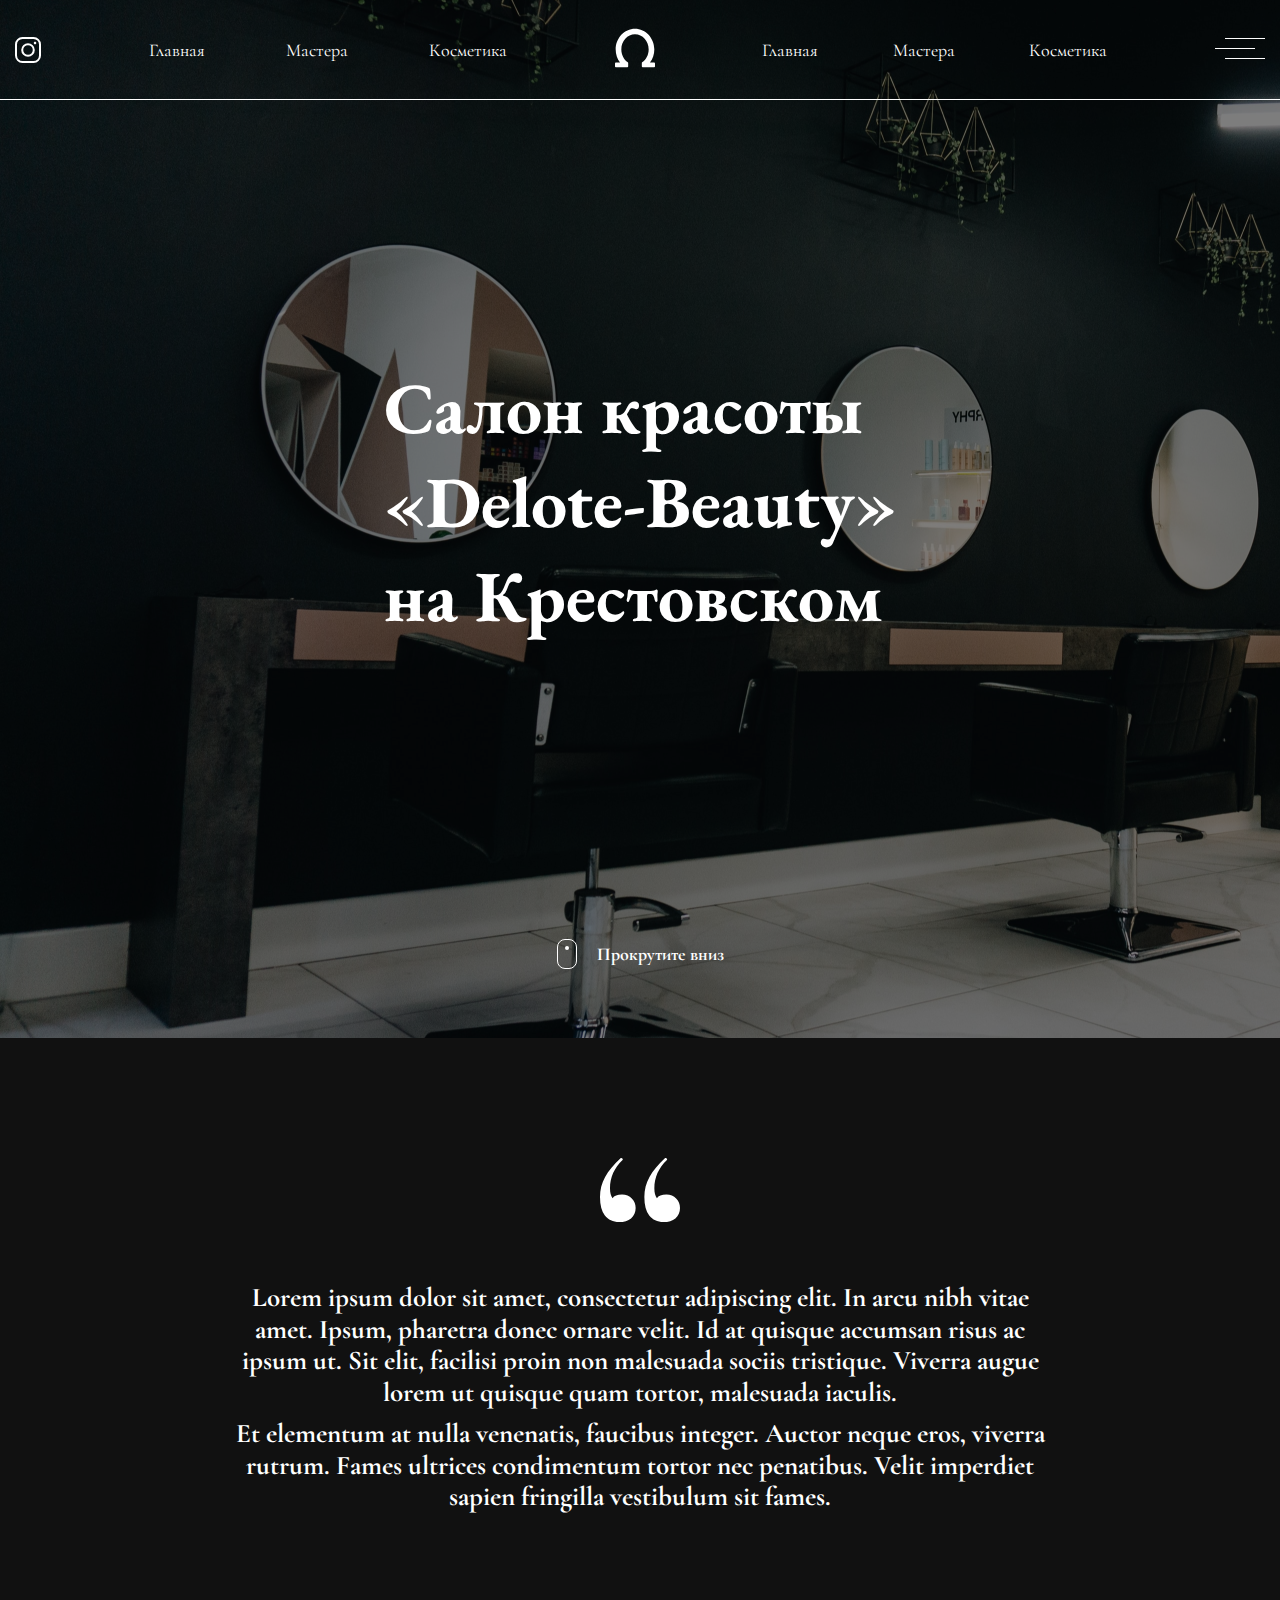
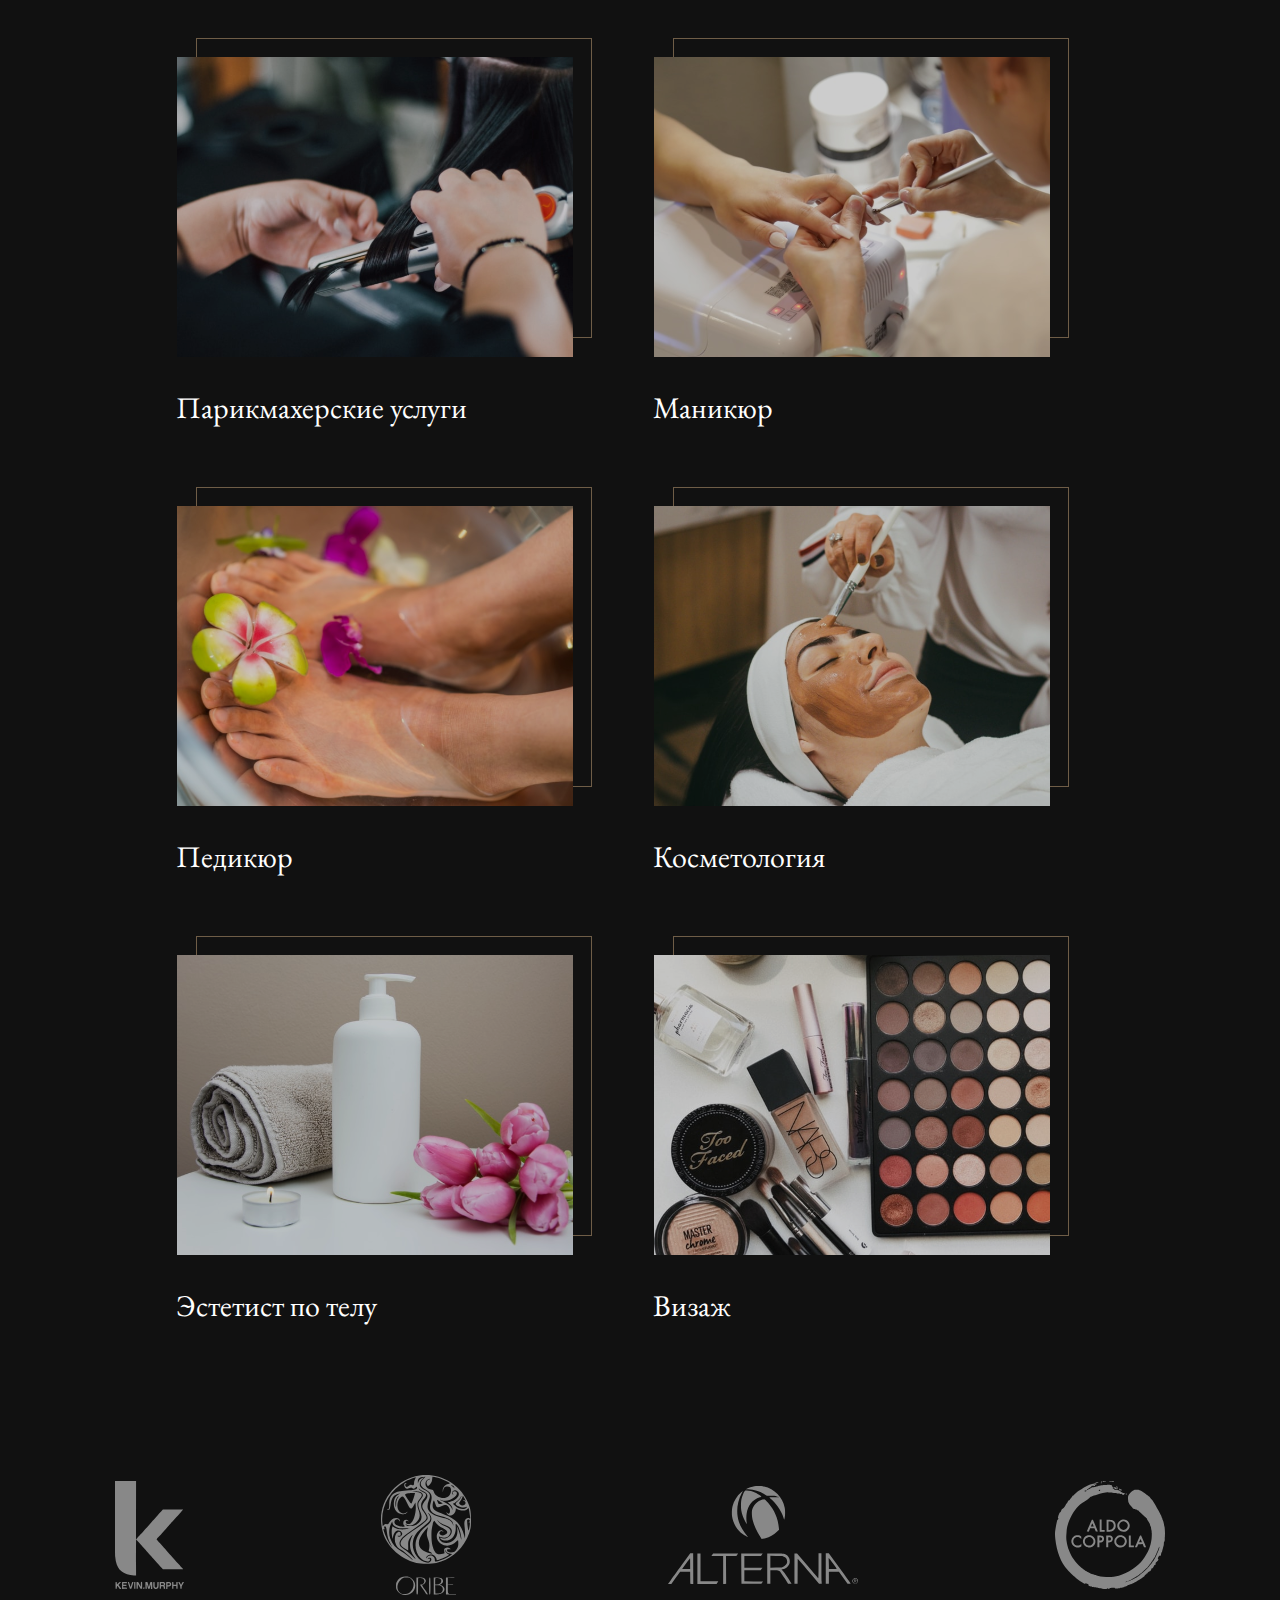
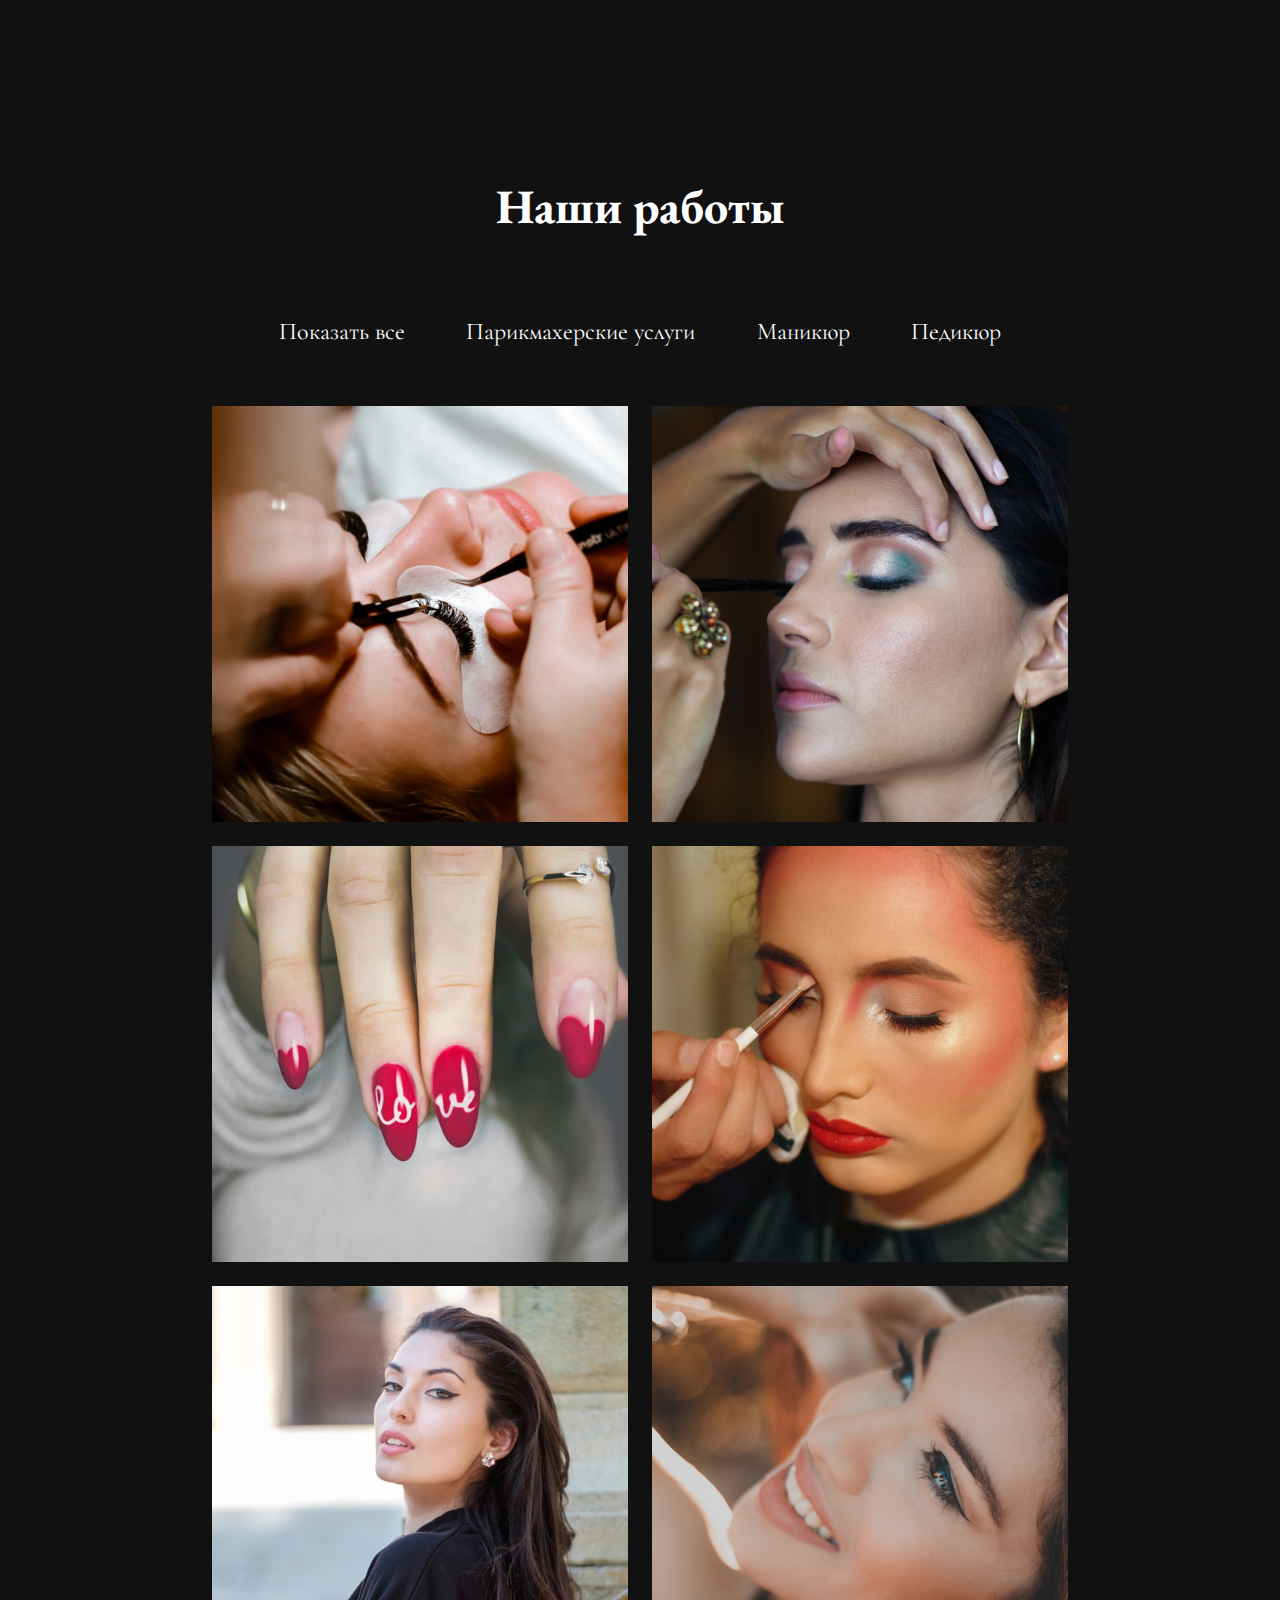
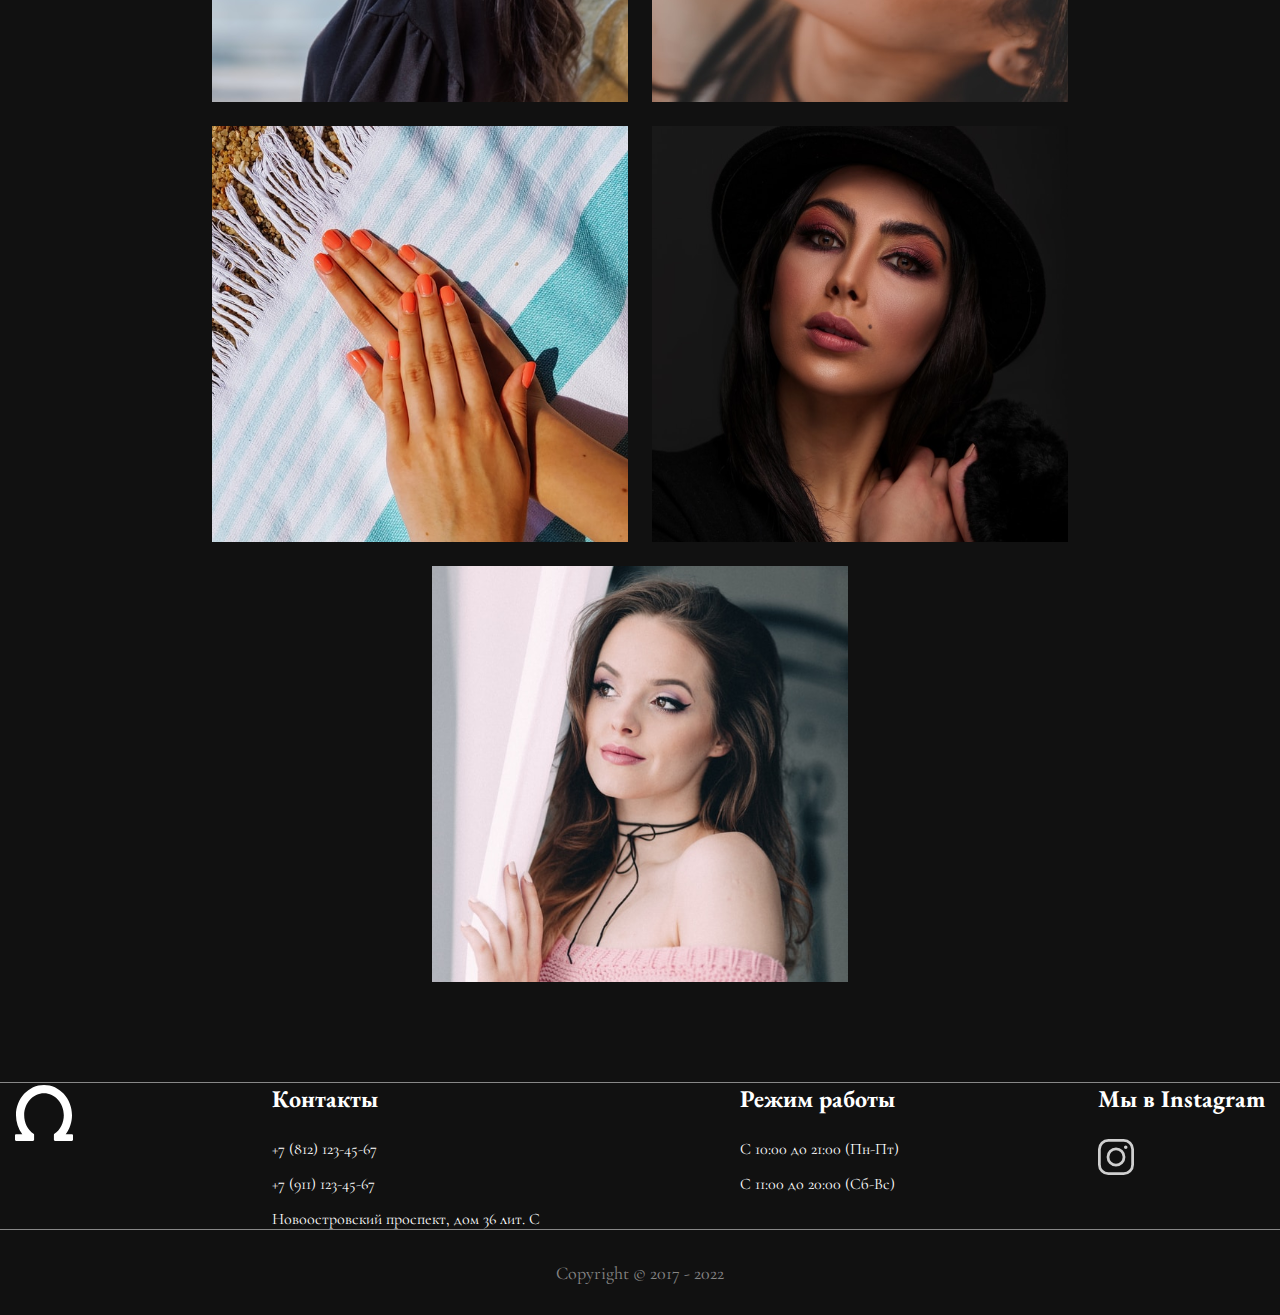
<file: index.html>
<!DOCTYPE html>
<html lang="en">
<head>
    <meta charset="UTF-8">
    <meta http-equiv="X-UA-Compatible" content="IE=edge">
    <meta name="viewport" content="width=device-width, initial-scale=1.0">
    <link rel="preconnect" href="https://fonts.googleapis.com">
<link rel="preconnect" href="https://fonts.gstatic.com" crossorigin>
<link href="https://fonts.googleapis.com/css2?family=Cormorant+Garamond:wght@400;600;700&family=EB+Garamond:wght@400;700&display=swap" rel="stylesheet">
    <link rel="stylesheet" href="css/style.css">
    <title>Delote Beauty</title>
</head>
<body>
    <main class="main">
        <header class="header">
            <div class="header__container">
            <img src="img/inst.svg" alt="insta-icon">
            <ul class="nav nav1">
                <li><a href="https://ilyadudiak.github.io/gelote/index.html" class="nav__item">Главная</a></li>
                <li><a href="https://ilyadudiak.github.io/gelote/masters.html" class="nav__item">Мастера</a></li>
                <li><a href="https://ilyadudiak.github.io/gelote/prices.html" class="nav__item">Косметика</a></li>
            </ul>
            <button class="menuBtn"><img src="img/logo.svg" alt="logo"></button>
            <ul class="nav nav2">
                <li><a href="https://ilyadudiak.github.io/gelote/index.html" class="nav__item">Главная</a></li>
                <li><a href="https://ilyadudiak.github.io/gelote/masters.html" class="nav__item">Мастера</a></li>
                <li><a href="https://ilyadudiak.github.io/gelote/prices.html" class="nav__item">Косметика</a></li>
            </ul>
            <button class="burger-btn">
                <img src="img/burger.svg" alt="">
            </button>
        </div>
            <div class="dropMenu">
                <li><a href="https://ilyadudiak.github.io/gelote/index.html" class="nav__item">Главная</a></li>
                <li><a href="https://ilyadudiak.github.io/gelote/masters.html" class="nav__item">Мастера</a></li>
                <li><a href="https://ilyadudiak.github.io/gelote/prices.html" class="nav__item">Косметика</a></li>
                <li><a href="https://ilyadudiak.github.io/gelote/index.html" class="nav__item">Главная</a></li>
                <li><a href="https://ilyadudiak.github.io/gelote/masters.html" class="nav__item">Мастера</a></li>
                <li><a href="https://ilyadudiak.github.io/gelote/prices.html" class="nav__item">Косметика</a></li>
            </div>
        </header>
        <div class="menu">
            <div class="menu__container">
            <button  class="menu__close-icon"><img src="img/close.svg" alt=""></button>
            <p class="menu__text menu__text1">Lorem ipsum dolor sit amet, consectetur adipiscing elit. Ipsum, adipiscing amet in egestas sem dui, arcu faucibus scelerisque. Nisl est felis id volutpat. Sed dolor fermentum amet lectus nibh quis. Tortor donec pellentesque leo ac placerat. Morbi.</p>
            <div class="menu__contacts">
                <h1 class="menu__title">Контакты</h1>
                <div class="menu__description">
                <p class="menu__text">+7 (812) 123-45-67</p>
                <p class="menu__text">+7 (911) 123-45-67</p>
                <p class="menu__text">Новоостровский проспект, дом 36 лит. С</p>
            </div>
            </div>
            <div class="menu__work">
                <h1 class="menu__title">Режим работы</h1>
                <div class="menu__description">
                <p class="menu__text">C 10:00 до 21:00 (Пн-Пт)</p>
                <p class="menu__text">С 11:00 до 20:00 (Сб-Вс)</p>
            </div>
            </div>
        </div>
        </div>
        <p class="main__title">Салон красоты <br> «Delote-Beauty» <br> на Крестовском</p>
        <div class="main__scroll">
            <img src="img/scroll.svg" alt="">
            <p>Прокрутите вниз</p>
        </div>
    </main>
    <div class="about">
        <img src="img/about.svg" alt="">
        <div class="about__text">
        <p>Lorem ipsum dolor sit amet, consectetur adipiscing elit. In arcu nibh vitae amet. Ipsum, pharetra donec ornare velit. Id at quisque accumsan risus ac ipsum ut. Sit elit, facilisi proin non malesuada sociis tristique. Viverra augue lorem ut quisque quam tortor, malesuada iaculis. </p>
        <p>Et elementum at nulla venenatis, faucibus integer. Auctor neque eros, viverra rutrum. Fames ultrices condimentum tortor nec penatibus. Velit imperdiet sapien fringilla vestibulum sit fames.</p>
    </div>
    </div>
    <div class="services">
        <div class="services__item">
            <div class="services__img">
                <img src="img/services1.svg" alt="">
            </div>
            <p class="services__text">Парикмахерские услуги</p>
        </div>
        <div class="services__item">
            <div class="services__img">
                <img src="img/services2.svg" alt="">
            </div>
            <p class="services__text">Маникюр</p>
        </div>
        <div class="services__item">
            <div class="services__img">
                <img src="img/services3.svg" alt="">
            </div>
            <p class="services__text">Педикюр</p>
        </div>
        <div class="services__item">
            <div class="services__img">
                <img src="img/services4.svg" alt="">
            </div>
            <p class="services__text">Косметология</p>
        </div>
        <div class="services__item">
            <div class="services__img">
                <img src="img/services5.svg" alt="">
            </div>
            <p class="services__text">Эстетист по телу</p>
        </div>
        <div class="services__item">
            <div class="services__img">
                <img src="img/services6.svg" alt="">
            </div>
            <p class="services__text">Визаж</p>
        </div>
    </div>
    <div class="sponsors">
        <img src="img/sponsors1.svg" alt="">
        <img src="img/sponsors2.svg" alt="">
        <img src="img/sponsors3.svg" alt="">
        <img src="img/sponsors4.svg" alt="">
    </div>
    <div class="portfolio">
        <h1 class="portfolio__title">Наши работы</h1>
        <div class="portfolio__switcher">
            <p class="portfolio-switcher__item">Показать все</p>
            <p class="portfolio-switcher__item">Парикмахерские услуги</p>
            <p class="portfolio-switcher__item">Маникюр</p>
            <p class="portfolio-switcher__item">Педикюр</p>
        </div>
        <div class="portfolio__gallery">
            <img src="img/gallery1.svg" alt="" class="portfolio__img">
            <img src="img/gallery2.svg" alt="" class="portfolio__img">
            <img src="img/gallery3.svg" alt="" class="portfolio__img">
            <img src="img/gallery4.svg" alt="" class="portfolio__img">
            <img src="img/gallery5.svg" alt="" class="portfolio__img">
            <img src="img/gallery6.svg" alt="" class="portfolio__img">
            <img src="img/gallery7.svg" alt="" class="portfolio__img">
            <img src="img/gallery8.svg" alt="" class="portfolio__img">
            <img src="img/gallery9.svg" alt="" class="portfolio__img">
        </div>
    </div>
    <footer class="footer">
        <img src="img/logo.svg" alt="" class="footer__logo">
        <div class="footer__item">
            <h2 class="footer__title">Контакты</h2>
            <div class="footer__description">
            <p class="footer__desc">+7 (812) 123-45-67</p>
            <p class="footer__desc">+7 (911) 123-45-67</p>
            <p class="footer__desc">Новоостровский проспект, дом 36 лит. С</p>
        </div>
        </div>
        <div class="footer__item">
            <h2 class="footer__title">Режим работы</h2>
            <div class="footer__description">
            <p class="footer__desc">C 10:00 до 21:00 (Пн-Пт)</p>
            <p class="footer__desc">С 11:00 до 20:00 (Сб-Вс)</p>
        </div>
        </div>
        <div class="footer__item">
            <h2 class="footer__title">Мы в Instagram</h2>
            <img src="img/inst.svg" alt="">
        </div>
    </footer>
    <div class="copy">
        <p>Copyright © 2017 - 2022</p>
    </div>
    <script src="js/app.js"></script>
</body>
</html>
</file>
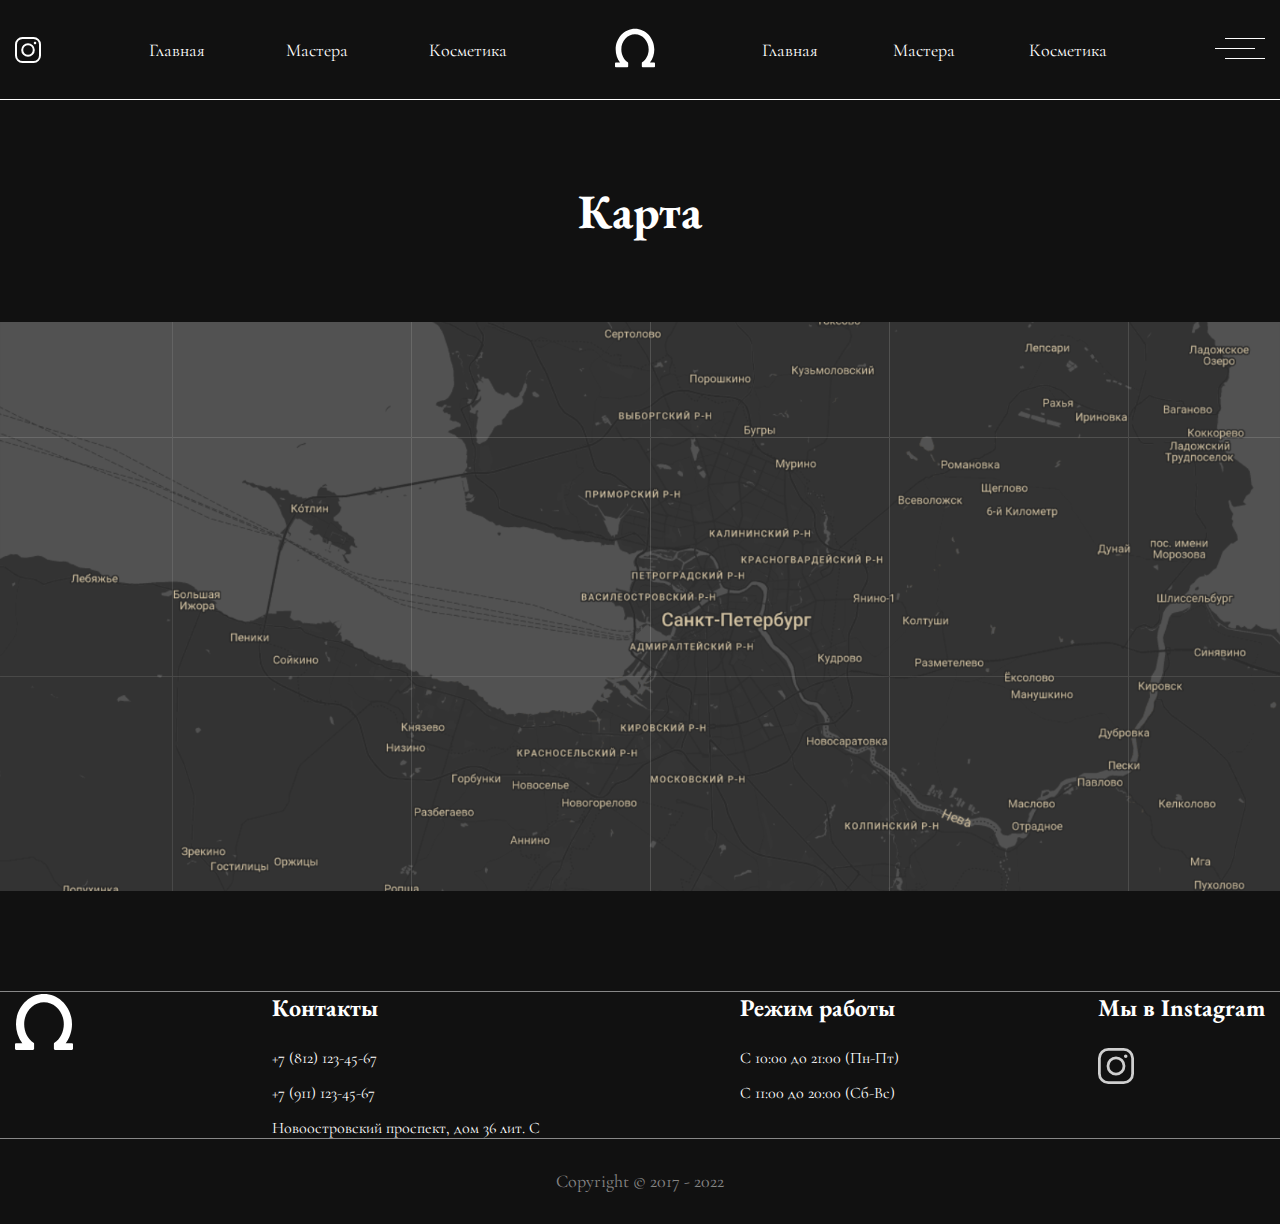
<file: map.html>
<!DOCTYPE html>
<html lang="en">
<head>
    <meta charset="UTF-8">
    <meta http-equiv="X-UA-Compatible" content="IE=edge">
    <meta name="viewport" content="width=device-width, initial-scale=1.0">
    <link rel="preconnect" href="https://fonts.googleapis.com">
<link rel="preconnect" href="https://fonts.gstatic.com" crossorigin>
<link href="https://fonts.googleapis.com/css2?family=Cormorant+Garamond:wght@400;600;700&family=EB+Garamond:wght@400;700&display=swap" rel="stylesheet">
    <link rel="stylesheet" href="css/style.css">
    <title>Карта</title>
</head>
<body>
    <header class="header">
        <div class="header__container">
        <img src="img/inst.svg" alt="insta-icon">
        <ul class="nav nav1">
            <li><a href="https://ilyadudiak.github.io/gelote/index.html" class="nav__item">Главная</a></li>
            <li><a href="https://ilyadudiak.github.io/gelote/masters.html" class="nav__item">Мастера</a></li>
            <li><a href="https://ilyadudiak.github.io/gelote/prices.html" class="nav__item">Косметика</a></li>
        </ul>
        <button class="menuBtn"><img src="img/logo.svg" alt="logo"></button>
        <ul class="nav nav2">
            <li><a href="https://ilyadudiak.github.io/gelote/index.html" class="nav__item">Главная</a></li>
            <li><a href="https://ilyadudiak.github.io/gelote/masters.html" class="nav__item">Мастера</a></li>
            <li><a href="https://ilyadudiak.github.io/gelote/prices.html" class="nav__item">Косметика</a></li>
        </ul>
        <button class="burger-btn">
            <img src="img/burger.svg" alt="">
        </button>
    </div>
        <div class="dropMenu">
            <li><a href="https://ilyadudiak.github.io/gelote/index.html" class="nav__item">Главная</a></li>
            <li><a href="https://ilyadudiak.github.io/gelote/masters.html" class="nav__item">Мастера</a></li>
            <li><a href="https://ilyadudiak.github.io/gelote/prices.html" class="nav__item">Косметика</a></li>
            <li><a href="https://ilyadudiak.github.io/gelote/index.html" class="nav__item">Главная</a></li>
            <li><a href="https://ilyadudiak.github.io/gelote/masters.html" class="nav__item">Мастера</a></li>
            <li><a href="https://ilyadudiak.github.io/gelote/prices.html" class="nav__item">Косметика</a></li>
        </div>
    </header>
    <div class="menu">
        <div class="menu__container">
        <button  class="menu__close-icon"><img src="img/close.svg" alt=""></button>
        <p class="menu__text menu__text1">Lorem ipsum dolor sit amet, consectetur adipiscing elit. Ipsum, adipiscing amet in egestas sem dui, arcu faucibus scelerisque. Nisl est felis id volutpat. Sed dolor fermentum amet lectus nibh quis. Tortor donec pellentesque leo ac placerat. Morbi.</p>
        <div class="menu__contacts">
            <h1 class="menu__title">Контакты</h1>
            <div class="menu__description">
            <p class="menu__text">+7 (812) 123-45-67</p>
            <p class="menu__text">+7 (911) 123-45-67</p>
            <p class="menu__text">Новоостровский проспект, дом 36 лит. С</p>
        </div>
        </div>
        <div class="menu__work">
            <h1 class="menu__title">Режим работы</h1>
            <div class="menu__description">
            <p class="menu__text">C 10:00 до 21:00 (Пн-Пт)</p>
            <p class="menu__text">С 11:00 до 20:00 (Сб-Вс)</p>
        </div>
        </div>
    </div>
    </div>
<div class="map">
    <h1 class="map__title">Карта</h1>
    <img src="img/map.svg" alt="" class="map__img">
</div>
    <footer class="footer">
        <img src="img/logo.svg" alt="" class="footer__logo">
        <div class="footer__item">
            <h2 class="footer__title">Контакты</h2>
            <div class="footer__description">
            <p class="footer__desc">+7 (812) 123-45-67</p>
            <p class="footer__desc">+7 (911) 123-45-67</p>
            <p class="footer__desc">Новоостровский проспект, дом 36 лит. С</p>
        </div>
        </div>
        <div class="footer__item">
            <h2 class="footer__title">Режим работы</h2>
            <div class="footer__description">
            <p class="footer__desc">C 10:00 до 21:00 (Пн-Пт)</p>
            <p class="footer__desc">С 11:00 до 20:00 (Сб-Вс)</p>
        </div>
        </div>
        <div class="footer__item">
            <h2 class="footer__title">Мы в Instagram</h2>
            <img src="img/inst.svg" alt="">
        </div>
    </footer>
    <div class="copy">
        <p>Copyright © 2017 - 2022</p>
    </div>
</body>
</html>
</file>
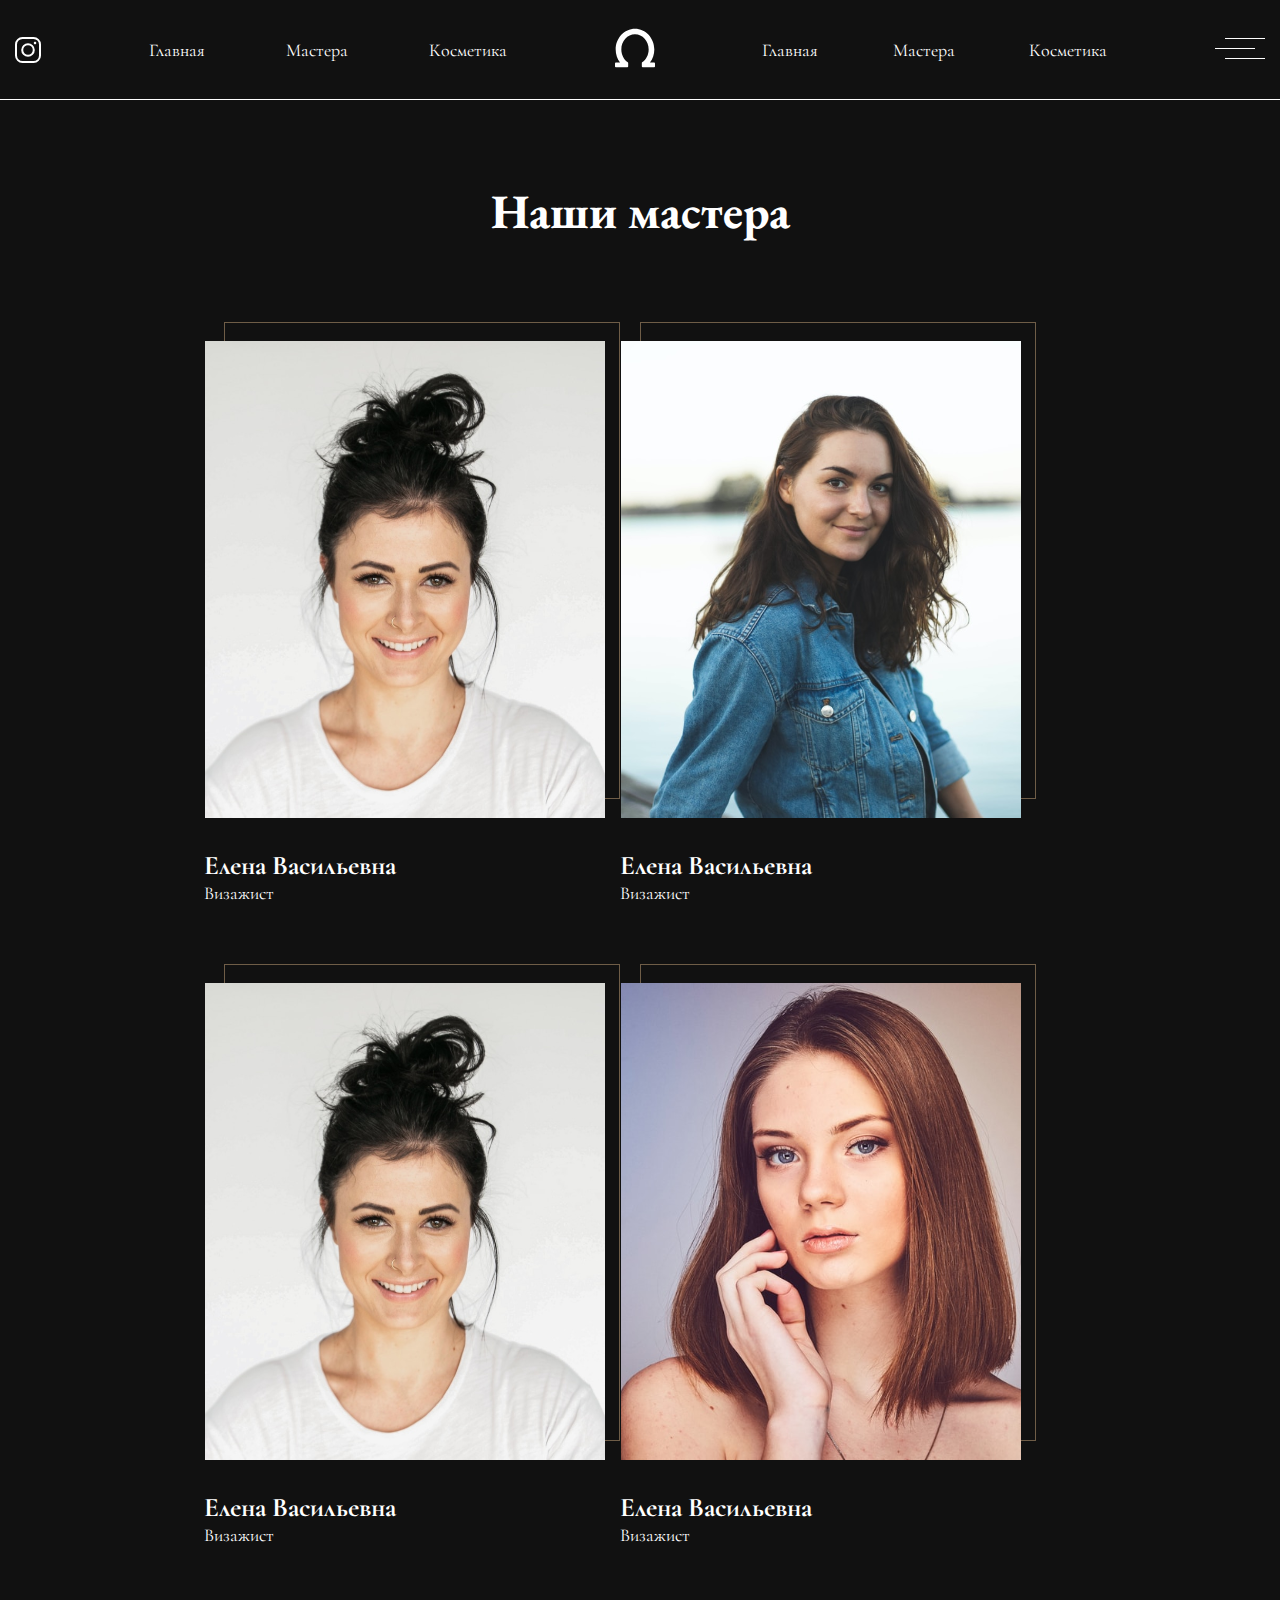
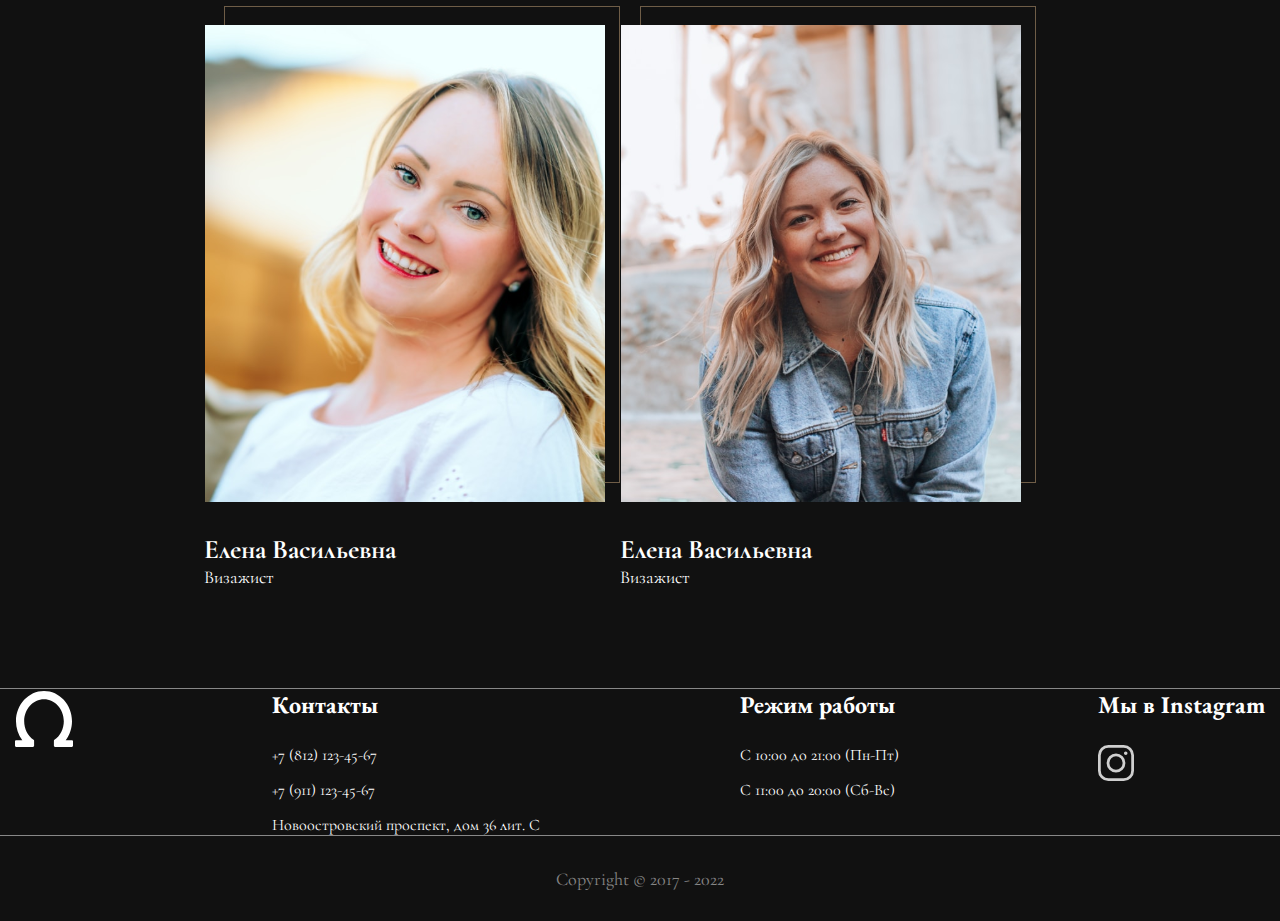
<file: masters.html>
<!DOCTYPE html>
<html lang="en">
<head>
    <meta charset="UTF-8">
    <meta http-equiv="X-UA-Compatible" content="IE=edge">
    <meta name="viewport" content="width=device-width, initial-scale=1.0">
    <link rel="preconnect" href="https://fonts.googleapis.com">
<link rel="preconnect" href="https://fonts.gstatic.com" crossorigin>
<link href="https://fonts.googleapis.com/css2?family=Cormorant+Garamond:wght@400;600;700&family=EB+Garamond:wght@400;700&display=swap" rel="stylesheet">
    <link rel="stylesheet" href="css/style.css">
    <title>Наши Мастера</title>
</head>
<body>
    <div class="masters">
        <header class="header">
            <div class="header__container">
            <img src="img/inst.svg" alt="insta-icon">
            <ul class="nav nav1">
                <li><a href="https://ilyadudiak.github.io/gelote/index.html" class="nav__item">Главная</a></li>
                <li><a href="https://ilyadudiak.github.io/gelote/masters.html" class="nav__item">Мастера</a></li>
                <li><a href="https://ilyadudiak.github.io/gelote/prices.html" class="nav__item">Косметика</a></li>
            </ul>
            <button class="menuBtn"><img src="img/logo.svg" alt="logo"></button>
            <ul class="nav nav2">
                <li><a href="https://ilyadudiak.github.io/gelote/index.html" class="nav__item">Главная</a></li>
                <li><a href="https://ilyadudiak.github.io/gelote/masters.html" class="nav__item">Мастера</a></li>
                <li><a href="https://ilyadudiak.github.io/gelote/prices.html" class="nav__item">Косметика</a></li>
            </ul>
            <button class="burger-btn">
                <img src="img/burger.svg" alt="">
            </button>
        </div>
            <div class="dropMenu">
                <li><a href="https://ilyadudiak.github.io/gelote/index.html" class="nav__item">Главная</a></li>
                <li><a href="https://ilyadudiak.github.io/gelote/masters.html" class="nav__item">Мастера</a></li>
                <li><a href="https://ilyadudiak.github.io/gelote/prices.html" class="nav__item">Косметика</a></li>
                <li><a href="https://ilyadudiak.github.io/gelote/index.html" class="nav__item">Главная</a></li>
                <li><a href="https://ilyadudiak.github.io/gelote/masters.html" class="nav__item">Мастера</a></li>
                <li><a href="https://ilyadudiak.github.io/gelote/prices.html" class="nav__item">Косметика</a></li>
            </div>
        </header>
        <div class="menu">
            <div class="menu__container">
            <button  class="menu__close-icon"><img src="img/close.svg" alt=""></button>
            <p class="menu__text menu__text1">Lorem ipsum dolor sit amet, consectetur adipiscing elit. Ipsum, adipiscing amet in egestas sem dui, arcu faucibus scelerisque. Nisl est felis id volutpat. Sed dolor fermentum amet lectus nibh quis. Tortor donec pellentesque leo ac placerat. Morbi.</p>
            <div class="menu__contacts">
                <h1 class="menu__title">Контакты</h1>
                <div class="menu__description">
                <p class="menu__text">+7 (812) 123-45-67</p>
                <p class="menu__text">+7 (911) 123-45-67</p>
                <p class="menu__text">Новоостровский проспект, дом 36 лит. С</p>
            </div>
            </div>
            <div class="menu__work">
                <h1 class="menu__title">Режим работы</h1>
                <div class="menu__description">
                <p class="menu__text">C 10:00 до 21:00 (Пн-Пт)</p>
                <p class="menu__text">С 11:00 до 20:00 (Сб-Вс)</p>
            </div>
            </div>
        </div>
        </div>


        <p class="masters__title">Наши мастера</p>
        <div class="masters__gallery">
            <div class="masters__item">
                <div class="masters__img">
                    <img src="img/masters1.svg" alt="">
                </div>
                <p class="masters__name">Елена Васильевна</p>
                <p class="masters__role">Визажист</p>
            </div>
            <div class="masters__item">
                <div class="masters__img">
                    <img src="img/masters2.svg" alt="">
                </div>
                <p class="masters__name">Елена Васильевна</p>
                <p class="masters__role">Визажист</p>
            </div>
            <div class="masters__item">
                <div class="masters__img">
                    <img src="img/masters1.svg" alt="">
                </div>
                <p class="masters__name">Елена Васильевна</p>
                <p class="masters__role">Визажист</p>
            </div>
            <div class="masters__item">
                <div class="masters__img">
                    <img src="img/masters3.svg" alt="">
                </div>
                <p class="masters__name">Елена Васильевна</p>
                <p class="masters__role">Визажист</p>
            </div>
            <div class="masters__item">
                <div class="masters__img">
                    <img src="img/masters4.svg" alt="">
                </div>
                <p class="masters__name">Елена Васильевна</p>
                <p class="masters__role">Визажист</p>
            </div>
            <div class="masters__item">
                <div class="masters__img">
                    <img src="img/masters5.svg" alt="">
                </div>
                <p class="masters__name">Елена Васильевна</p>
                <p class="masters__role">Визажист</p>
            </div>
        </div>
    </div>




    <footer class="footer">
        <img src="img/logo.svg" alt="" class="footer__logo">
        <div class="footer__item">
            <h2 class="footer__title">Контакты</h2>
            <div class="footer__description">
            <p class="footer__desc">+7 (812) 123-45-67</p>
            <p class="footer__desc">+7 (911) 123-45-67</p>
            <p class="footer__desc">Новоостровский проспект, дом 36 лит. С</p>
        </div>
        </div>
        <div class="footer__item">
            <h2 class="footer__title">Режим работы</h2>
            <div class="footer__description">
            <p class="footer__desc">C 10:00 до 21:00 (Пн-Пт)</p>
            <p class="footer__desc">С 11:00 до 20:00 (Сб-Вс)</p>
        </div>
        </div>
        <div class="footer__item">
            <h2 class="footer__title">Мы в Instagram</h2>
            <img src="img/inst.svg" alt="">
        </div>
    </footer>
    <div class="copy">
        <p>Copyright © 2017 - 2022</p>
    </div>
    <script src="js/app.js"></script>
</body>
</html>
</file>
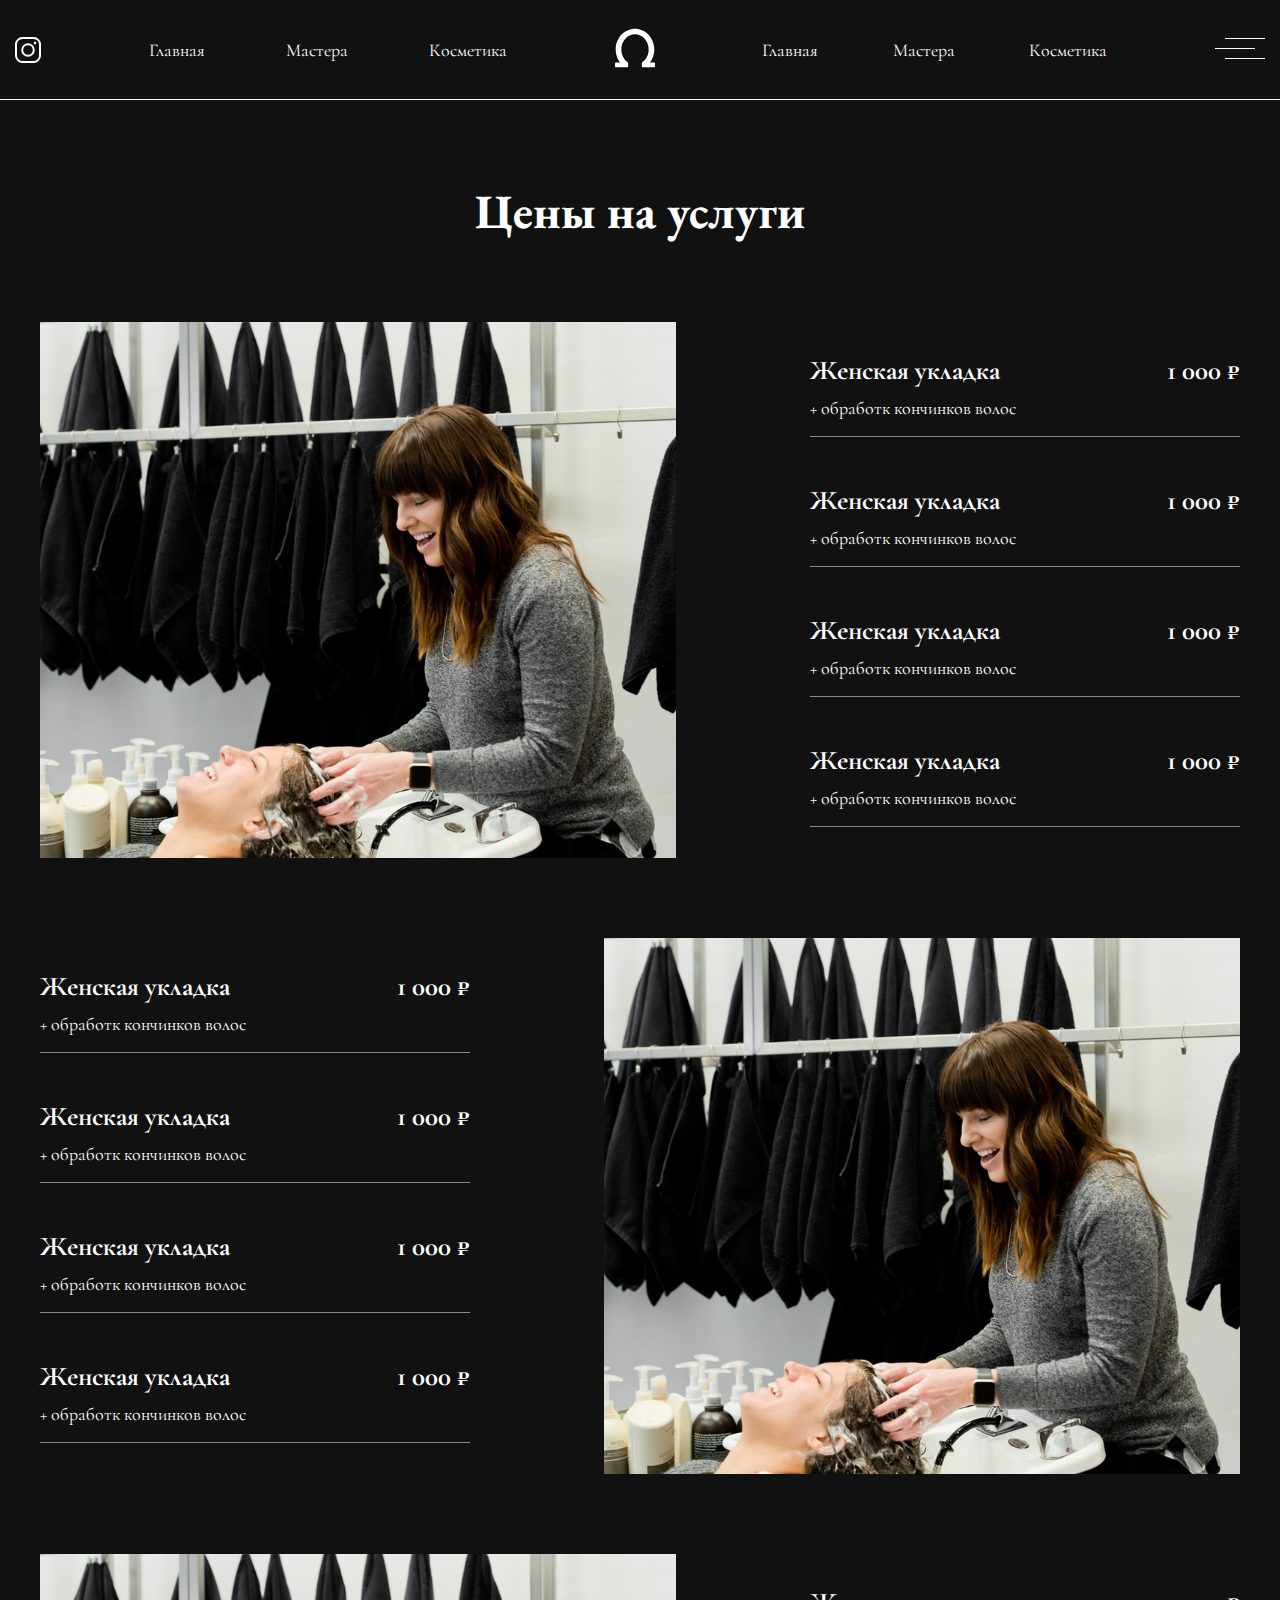
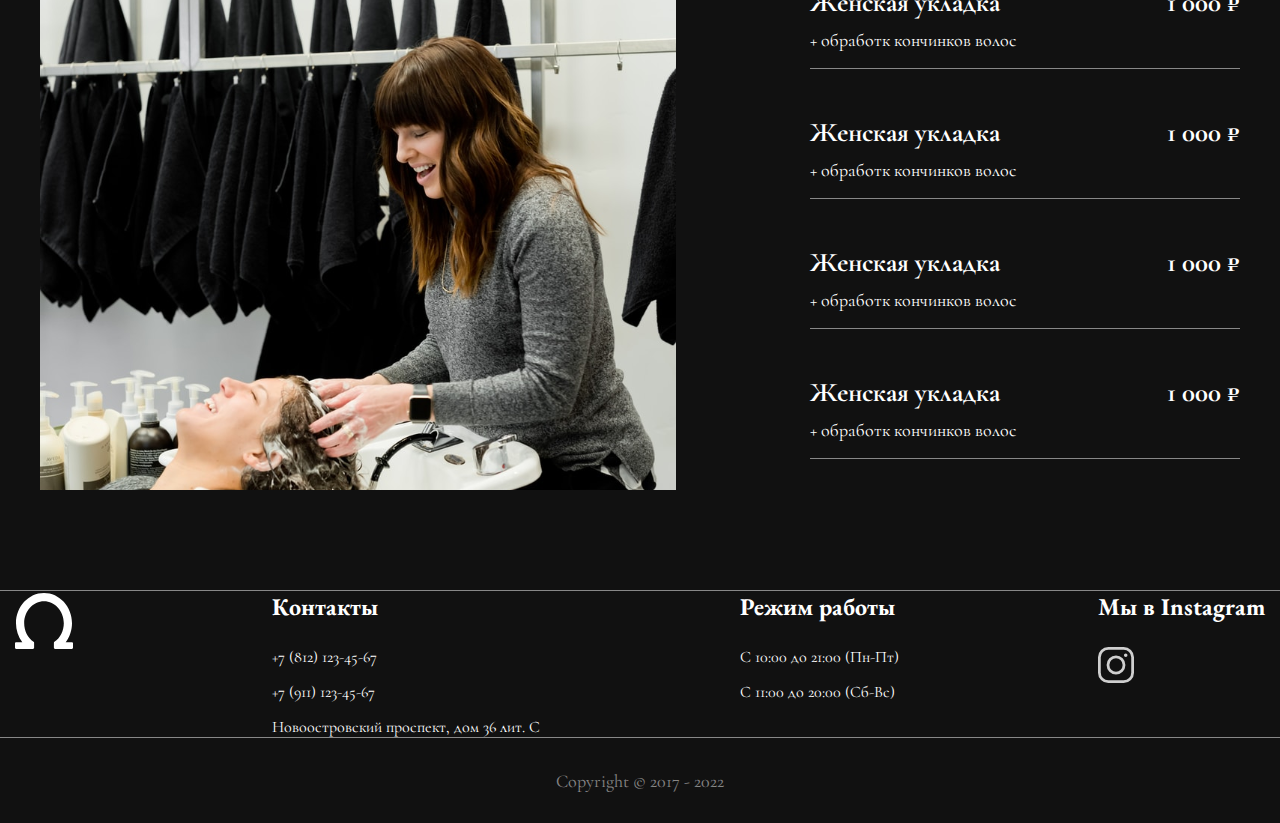
<file: prices.html>
<!DOCTYPE html>
<html lang="en">
<head>
    <meta charset="UTF-8">
    <meta http-equiv="X-UA-Compatible" content="IE=edge">
    <meta name="viewport" content="width=device-width, initial-scale=1.0">
    <link rel="preconnect" href="https://fonts.googleapis.com">
    <link rel="preconnect" href="https://fonts.gstatic.com" crossorigin>
    <link href="https://fonts.googleapis.com/css2?family=Cormorant+Garamond:wght@400;600;700&family=EB+Garamond:wght@400;700&display=swap" rel="stylesheet">
        <link rel="stylesheet" href="css/style.css">
    <title>Цены</title>
</head>
<body>
    <header class="header">
        <div class="header__container">
        <img src="img/inst.svg" alt="insta-icon">
        <ul class="nav nav1">
            <li><a href="https://ilyadudiak.github.io/gelote/index.html" class="nav__item">Главная</a></li>
            <li><a href="https://ilyadudiak.github.io/gelote/masters.html" class="nav__item">Мастера</a></li>
            <li><a href="https://ilyadudiak.github.io/gelote/prices.html" class="nav__item">Косметика</a></li>
        </ul>
        <button class="menuBtn"><img src="img/logo.svg" alt="logo"></button>
        <ul class="nav nav2">
            <li><a href="https://ilyadudiak.github.io/gelote/index.html" class="nav__item">Главная</a></li>
            <li><a href="https://ilyadudiak.github.io/gelote/masters.html" class="nav__item">Мастера</a></li>
            <li><a href="https://ilyadudiak.github.io/gelote/prices.html" class="nav__item">Косметика</a></li>
        </ul>
        <button class="burger-btn">
            <img src="img/burger.svg" alt="">
        </button>
    </div>
        <div class="dropMenu">
            <li><a href="https://ilyadudiak.github.io/gelote/index.html" class="nav__item">Главная</a></li>
            <li><a href="https://ilyadudiak.github.io/gelote/masters.html" class="nav__item">Мастера</a></li>
            <li><a href="https://ilyadudiak.github.io/gelote/prices.html" class="nav__item">Косметика</a></li>
            <li><a href="https://ilyadudiak.github.io/gelote/index.html" class="nav__item">Главная</a></li>
            <li><a href="https://ilyadudiak.github.io/gelote/masters.html" class="nav__item">Мастера</a></li>
            <li><a href="https://ilyadudiak.github.io/gelote/prices.html" class="nav__item">Косметика</a></li>
        </div>
    </header>

    
    <div class="menu">
        <div class="menu__container">
        <button  class="menu__close-icon"><img src="img/close.svg" alt=""></button>
        <p class="menu__text menu__text1">Lorem ipsum dolor sit amet, consectetur adipiscing elit. Ipsum, adipiscing amet in egestas sem dui, arcu faucibus scelerisque. Nisl est felis id volutpat. Sed dolor fermentum amet lectus nibh quis. Tortor donec pellentesque leo ac placerat. Morbi.</p>
        <div class="menu__contacts">
            <h1 class="menu__title">Контакты</h1>
            <div class="menu__description">
            <p class="menu__text">+7 (812) 123-45-67</p>
            <p class="menu__text">+7 (911) 123-45-67</p>
            <p class="menu__text">Новоостровский проспект, дом 36 лит. С</p>
        </div>
        </div>
        <div class="menu__work">
            <h1 class="menu__title">Режим работы</h1>
            <div class="menu__description">
            <p class="menu__text">C 10:00 до 21:00 (Пн-Пт)</p>
            <p class="menu__text">С 11:00 до 20:00 (Сб-Вс)</p>
        </div>
        </div>
    </div>
    </div>
    <div class="prices">
        <h1 class="prices__title">Цены на услуги</h1>
        <div class="prices__items">
        <div class="prices__item">
            <img src="img/prices1.svg" alt="">
            <div class="prices__subitems">
                <div class="prices__subitem">
                    <div class="prices__subitem-left">
                        <h2>Женская укладка</h2>
                        <h3>+ обработк кончинков волос</h3>
                    </div>
                    <p class="prices__subitem-right">1 000 ₽ </p>
                </div>
                <div class="prices__subitem">
                    <div class="prices__subitem-left">
                        <h2>Женская укладка</h2>
                        <h3>+ обработк кончинков волос</h3>
                    </div>
                    <p class="prices__subitem-right">1 000 ₽ </p>
                </div>
                <div class="prices__subitem">
                    <div class="prices__subitem-left">
                        <h2>Женская укладка</h2>
                        <h3>+ обработк кончинков волос</h3>
                    </div>
                    <p class="prices__subitem-right">1 000 ₽ </p>
                </div>
                <div class="prices__subitem">
                    <div class="prices__subitem-left">
                        <h2>Женская укладка</h2>
                        <h3>+ обработк кончинков волос</h3>
                    </div>
                    <p class="prices__subitem-right">1 000 ₽ </p>
                </div>
            </div>
        </div>
        <div class="prices__item">
            
            <div class="prices__subitems">
                <div class="prices__subitem">
                    <div class="prices__subitem-left">
                        <h2>Женская укладка</h2>
                        <h3>+ обработк кончинков волос</h3>
                    </div>
                    <p class="prices__subitem-right">1 000 ₽ </p>
                </div>
                <div class="prices__subitem">
                    <div class="prices__subitem-left">
                        <h2>Женская укладка</h2>
                        <h3>+ обработк кончинков волос</h3>
                    </div>
                    <p class="prices__subitem-right">1 000 ₽ </p>
                </div>
                <div class="prices__subitem">
                    <div class="prices__subitem-left">
                        <h2>Женская укладка</h2>
                        <h3>+ обработк кончинков волос</h3>
                    </div>
                    <p class="prices__subitem-right">1 000 ₽ </p>
                </div>
                <div class="prices__subitem">
                    <div class="prices__subitem-left">
                        <h2>Женская укладка</h2>
                        <h3>+ обработк кончинков волос</h3>
                    </div>
                    <p class="prices__subitem-right">1 000 ₽ </p>
                </div>
            </div>
            <img src="img/prices1.svg" alt="">
        </div>
        <div class="prices__item">
            <img src="img/prices1.svg" alt="">
            <div class="prices__subitems">
                <div class="prices__subitem">
                    <div class="prices__subitem-left">
                        <h2>Женская укладка</h2>
                        <h3>+ обработк кончинков волос</h3>
                    </div>
                    <p class="prices__subitem-right">1 000 ₽ </p>
                </div>
                <div class="prices__subitem">
                    <div class="prices__subitem-left">
                        <h2>Женская укладка</h2>
                        <h3>+ обработк кончинков волос</h3>
                    </div>
                    <p class="prices__subitem-right">1 000 ₽ </p>
                </div>
                <div class="prices__subitem">
                    <div class="prices__subitem-left">
                        <h2>Женская укладка</h2>
                        <h3>+ обработк кончинков волос</h3>
                    </div>
                    <p class="prices__subitem-right">1 000 ₽ </p>
                </div>
                <div class="prices__subitem">
                    <div class="prices__subitem-left">
                        <h2>Женская укладка</h2>
                        <h3>+ обработк кончинков волос</h3>
                    </div>
                    <p class="prices__subitem-right">1 000 ₽ </p>
                </div>
            </div>
        </div>
    </div>
    </div>






    <footer class="footer">
        <img src="img/logo.svg" alt="" class="footer__logo">
        <div class="footer__item">
            <h2 class="footer__title">Контакты</h2>
            <div class="footer__description">
            <p class="footer__desc">+7 (812) 123-45-67</p>
            <p class="footer__desc">+7 (911) 123-45-67</p>
            <p class="footer__desc">Новоостровский проспект, дом 36 лит. С</p>
        </div>
        </div>
        <div class="footer__item">
            <h2 class="footer__title">Режим работы</h2>
            <div class="footer__description">
            <p class="footer__desc">C 10:00 до 21:00 (Пн-Пт)</p>
            <p class="footer__desc">С 11:00 до 20:00 (Сб-Вс)</p>
        </div>
        </div>
        <div class="footer__item">
            <h2 class="footer__title">Мы в Instagram</h2>
            <img src="img/inst.svg" alt="">
        </div>
    </footer>
    <div class="copy">
        <p>Copyright © 2017 - 2022</p>
    </div>
    <script src="js/app.js"></script>
</body>
</html>
</file>
<file: css/style.css>
*{
    margin: 0;
    padding: 0;
    box-sizing: border-box;    
}

:root{
    --main-font: 'Cormorant Garamond', serif;
    --second-font: 'EB Garamond', serif;
}
body{
    overflow-x: hidden;
    background: #111111;
    display: flex;
    flex-direction: column;
    align-items: center;
}
a{
    text-decoration: none;
}
li{
    list-style: none;
}

/*header*/
.main{
    width: 100%;
    min-height: 1038px;

    display: flex;
    align-items: center;
    flex-direction: column;

    background: url(../img/bg.svg);
}

.header{
    font-family: var(--main-font);
    display: flex;
    flex-direction: column;
    justify-content: center;
    align-items: center;
    max-width: 1296px;
    min-height: 100px;
    width: 100%;
    border-bottom: 1px solid #fff;
}

.header__container{
    display: flex;
    justify-content: space-between;
    align-items: center;
    width: 100%;
}
.nav{
    display: flex;
    justify-content: space-between;

    width: 100%;
}
.menuBtn{
    background: none;
    border: none;
    outline: none;
}
.nav1{
    max-width: 358px;
}

.nav2{
    max-width: 345px;
}

.nav__item{
    color: #fff;
    transition: all .3s ease;
    font-size: 18px;
    
}
.nav__item:hover{
    color: #CDAA7D;
    border-bottom: 1px solid #CDAA7D;
}
.dropMenu{
    display: none;
}

/*Burger menu code*/
.burger-btn{
    background: none;
    border: none;
    outline: none;
    cursor: pointer;
}

.menu{
    position: absolute;
    right: 0;
    display: flex;
    flex-direction: column;
    height: 100%;
    
    padding: 0 80px;
    background-color: #111111;
    color: #ffffff;
    align-items: center;
    min-height: 1038px;

    transform: translateX(100%);
    transition: transform 1s ease;
   /*display: none;*/
    
}
.showMenu{
    /*display: flex;*/
    transform: translateX(0)
}
.menu__container{
    display: flex;
    flex-direction: column;
    
    max-width: 315px;
}
.menu__text{
    font-family: var(--main-font);
}

.menu__title{
    font-family: var(--second-font);

    font-size: 24px;
    font-weight: 700;
}

.menu__close-icon{
    height: 28px;
    width: 28px;
    margin-top: 42px;
    background: none;
    border: none;
    outline: none;
    cursor: pointer;
}

.menu__text1{
    margin-top: 176px;
}

.menu__contacts{
    margin-top: 80px;
}

.menu__description{
    margin-top: 10px;
}

.menu__description .menu__text{
    margin-top: 15px;
}

.menu__work{
    margin-top: 60px;
}

/*main page code*/

.main__title{
    font-family: var(--second-font);
    font-size: 72px;
    font-weight: 700;

   
    color: #fff;

    margin-top: 260px;
}

.main__scroll{
    display: flex;
    color: #fff;
    font-size: 18px;
    font-weight: 700;
    font-family: var(--main-font);
    align-items: center;

    margin-top: 297px;
}

.main__scroll p{
    margin-left: 20px;
}

/*about page code*/

.about{
    display: flex;
    flex-direction: column;
    justify-content: space-between;
    align-items: center;
    text-align: center;

    min-height: 385px;
    max-width: 856px;
    width: 100%;
    background-color: #111111;

    margin-top: 120px;
}

.about img{
    height: 64px;
    width: 80px;
}

.about__text{
    font-family: var(--main-font);
    font-weight: 700;
    font-size: 27px;
    line-height: 31.5px;
    display: flex;
    flex-direction: column;
    width: 100%;
    min-height: 261px;
    color: #fff;
}

.about__text p:last-child{
    margin-top: 10px;
}

/*services page code*/

.services{
    min-height: 832px;
    display: flex;
    flex-wrap: wrap;
    justify-content: space-between;
    max-width: 1296px;
    margin-top: 95px;
}

.services__img{
    position: relative;
    border: 1px solid rgba(205, 170, 125, 0.5);;
    width: 396px;
    height: 300px;

}

.services__item{
    max-width: 417px;
    width: 100%;
    display: flex;
    flex-direction: column;
    align-items: flex-start;
}

.services__img img{
    position: absolute;
    left: -20px;
    bottom: -20px;
}

.services__text{
    color: #fff;
    margin-top: 50px;
    font-size: 30px;
    font-family: var(--second-font);
    margin-left: -20px;
}

/*sponsors bar code*/

.sponsors{
    display: flex;
    justify-content: space-between;
    max-width: 1081px;
    width: 100%;
    opacity: 0.5;
    margin-top: 150px;
}

/*portfolio code*/

.portfolio{
    display: flex;
    flex-direction: column;
    align-items: center;

    color: #fff;

    margin-top: 180px;
}

.portfolio__title{
    font-family: var(--second-font);
    font-size: 48px;
    font-weight: 700;
}

.portfolio__switcher{
    display: flex;
    justify-content: space-between;
    max-width: 722px;
    width: 100%;

    margin-top: 80px;
}

.portfolio-switcher__item{
    font-size: 24px;
    font-family: var(--main-font);
}

.portfolio-switcher__item:hover{
    color: #CDAA7D;
    border-bottom: 1px solid #CDAA7D;
}

.portfolio__gallery{
    margin-top: 60px;
    max-width: 1296px;
    display: flex;
    flex-wrap: wrap; 
    justify-content: center;
    gap: 24px;
}


/*footer code*/

.footer{
    display: flex;
    justify-content: space-between;
    color: #fff;
    font-family: var(--main-font);
    max-width: 1296px;
    width: 100%;
    min-height: 133px;
    padding: 80px 0;
   
    border-top: 1px solid rgba(255, 255, 255, .5);
    border-bottom: 1px solid rgba(255, 255, 255, .5);

    margin-top: 100px;
}
.footer__logo{
    width: 58px;
    height: 60px;
}
.footer__title{
    font-family: var(--second-font);
    padding-bottom: 25px;
    font-size: 24px;
    font-weight: 700;
}

.footer__description{
    display: flex;
    flex-direction: column;
    gap: 15px;
}

.footer__item img{
    width: 36px;
    height: 36px;
    opacity: .8;
}

.copy{
    min-height: 85px;
    display: flex;
    justify-content: center;
    align-items: center;
}

.copy p{
    color: rgba(255, 255, 255, .5);
    font-family: var(--main-font);
    font-size: 18px;
}
/*medias*/

@media (max-width: 1360px){
    .header{
        padding: 0 15px;
    }

    .about{
        padding: 0 15px;
    }

    .services{
        padding: 0 15px;
        padding-left: 20px;
        gap: 60px;
        justify-content: center;
    }
    .sponsors{
        padding: 0 15px;
    }
    .portfolio{
        padding: 0 15px;
    }
    .footer{
        padding: 0 15px;
    }
    .copy{
        padding: 0 15px;
    }
}


@media (max-width: 900px){
    .header{
        padding-top: 15px;
    }

    .dropMenu{
        margin-top: 40px;
        padding-bottom: 20px;
    }

    .dropMenu li{
        padding: 10px 0;
    }

    .nav{
        display: none;
    }
    .menuBtn{
        cursor: pointer;
    }

    .showDrop{
        display: block;
    }
}


@media (max-width: 620px){
    .portfolio__switcher{
        justify-content: center;
        gap: 60px;
        flex-wrap: wrap;
    }
}

@media (max-width: 883px){
    .menu{
        transform: none;
        display: none;
    }

    .showMenu{
        display: flex;
    }
}

@media(max-width: 700px){
    .footer{
        flex-direction: column;
        align-items: center;
        text-align: center;
        gap: 30px;
        padding: 20px 15px;
    }

    .main{
        background-size: cover;
        background-position: center;
        background-repeat: no-repeat;
        padding-bottom: 20px;
    }

    .sponsors{
        flex-wrap: wrap;
        gap: 15px;
    }
}
@media (max-width: 537px){
    .main__title{
        text-align: center;
        padding: 0 15px;
        font-size: 4.5rem;
    }
}
@media (max-width: 500px){
    .services__img{
       border: none;
    }

    .services__img img{
        width: 100%;
    }

    
}

@media (max-width: 457px){
    .services__img img{
        position: static;
    }

    .services__item{
        align-items: center;
    }

    .sponsors{
        flex-direction: column;
        gap: 60px;
    }
}

@media (max-width: 440px){
    .portfolio__img{
        width: 97%;
    }
}

@media (max-width: 445px){
    .main__title{
        font-size: 3rem;
    }

    .services__img{
        width: 97%;
    }
}

@media (max-width: 330px){
    .main__title{
        font-size: 2.5rem;
        margin-top: 200px;
    }

    .services__text{
        text-align: center;
    }
    .portfolio__title{
        text-align: center;
    }
    .portfolio-switcher__item{
        text-align: center;
    }
}

@media (max-width: 250px){
    .main__title{
        font-size: 2rem;
    }
}



/*for the masters.html*/

.masters{
    display: flex;
    flex-direction: column;
    align-items: center;
    width: 100%;
    font-family: var(--main-font);
    color: #fff;
    z-index: 99;
}

.masters__gallery{
    margin-top: 80px;
    display: flex;
    flex-wrap: wrap;
    max-width: 1296px;
    width: 100%;
    justify-content: space-between;
    gap: 60px 0;
}


.masters__img{
    border: 1px solid rgba(205, 170, 125, 0.5);;
    position: relative;

    height: 477px;
    width: 396px;
}

.masters__img img{
    position: absolute;
    bottom: -20px;
    left: -20px;
}

.masters__name{
    margin-top: 50px;
    font-size: 27px;
    font-weight: 700;
    margin-left: -20px;
}

.masters__role{
    font-size: 18px;
    margin-left: -20px;
}


.masters__title{
    font-size: 48px;
    font-weight: 700;
    font-family: var(--second-font);
    margin-top: 80px;
}
.menu{
    z-index: 1;
}

@media (max-width: 1371px){
    .masters__gallery{
        padding: 0 40px;
        justify-content: center;
    }

    .masters__item{
        padding-right: 20px;
    }
}

@media (max-width: 600px){

}

@media(max-width: 500px){
    .masters__gallery{
        flex-direction: column;
       
    }

    .masters__img{
        width: 95%;
        max-width: 396px;
        border: none;
    }

    .masters__item{
        margin-right: 0;
        padding-right: 0;
    }
}

@media (max-width: 432px){
    .masters__img img{
        width: 100%;
        height: 100%;
    }
    .masters__item{
        width: 121%;
        display: flex;
        flex-direction: column;
        align-items: center;
    }
    .masters__img{
        width: 100%;
        height: 100%;
        min-height: 400px;
    }
    .masters__gallery{
        width: 100%;
    }
}



/*prices page code*/

.prices{
    display: flex;
    width: 100%;
    align-items: center;
    flex-direction: column;


    color: #fff;
    font-family: var(--main-font);
}


.prices__title{
    font-family: var(--second-font);
    font-size: 48px;
    margin-top: 80px;
}

.prices__items{
    margin-top: 80px;
    width: 100%;
    display: flex;
    flex-direction: column;
    align-items: center;
    gap: 80px 0;
}
.prices__item{
    display: flex;
    gap: 0 134px;
    max-width: 1296px;
    width: 100%;
    align-items: center;
}

.prices__subitem{
    display: flex;
    max-width: 526px;
    width: 100%;
    justify-content: space-between;
    min-height: 83px;
    border-bottom: 1px solid rgba(255, 255, 255, .5);
}

.prices__subitems{
    max-width: 526px;
    min-height: 473px;
    height: 100%;
    width: 100%;
    display: flex;
    flex-direction: column;
    justify-content: space-between;
}

.prices__subitem-left h2{
    font-size: 27px;
    font-weight: 700;
}

.prices__subitem-left h3{
    font-size: 18px;
    font-weight: 400;
    margin-top: 10px;
}

.prices__subitem-right{
    font-size: 27px;
    font-weight: 700;
}


/*medias*/
@media (max-width: 1350px){
    .prices{
        padding: 0 40px;
    }
}
@media (max-width: 1156px){
    .prices__item img{
        width: 60%;
    }
}
@media (max-width: 1116px){
    .prices__subitem{
        flex-direction: column;
    }

    .prices__subitem-right{
        padding-bottom: 10px;
    }

    .prices__item{
        gap: 0 7%;
    }
}

@media (max-width: 670px){
    .prices__item{
        flex-direction: column;
        gap: 25px 0;
    }

    .prices__item img{
        width: 100%;
    }
}

@media (max-width: 370px){
    .prices__title{
        text-align: center;
        font-size: 3rem;
    }
}

@media (max-width: 280px){
    .prices__subitem{
        padding: 10px 0;
    }
}


/*map page code*/ 
.map{
    display: flex;
    flex-direction: column;
    align-items: center;
}
.map__title{
    font-family: var(--second-font);
    color: #fff;
    font-weight: 700;
    font-size: 48px;
    margin-top: 80px;
}

.map__img{
    margin-top: 80px;
    width: 100%;
   
}
</file>
